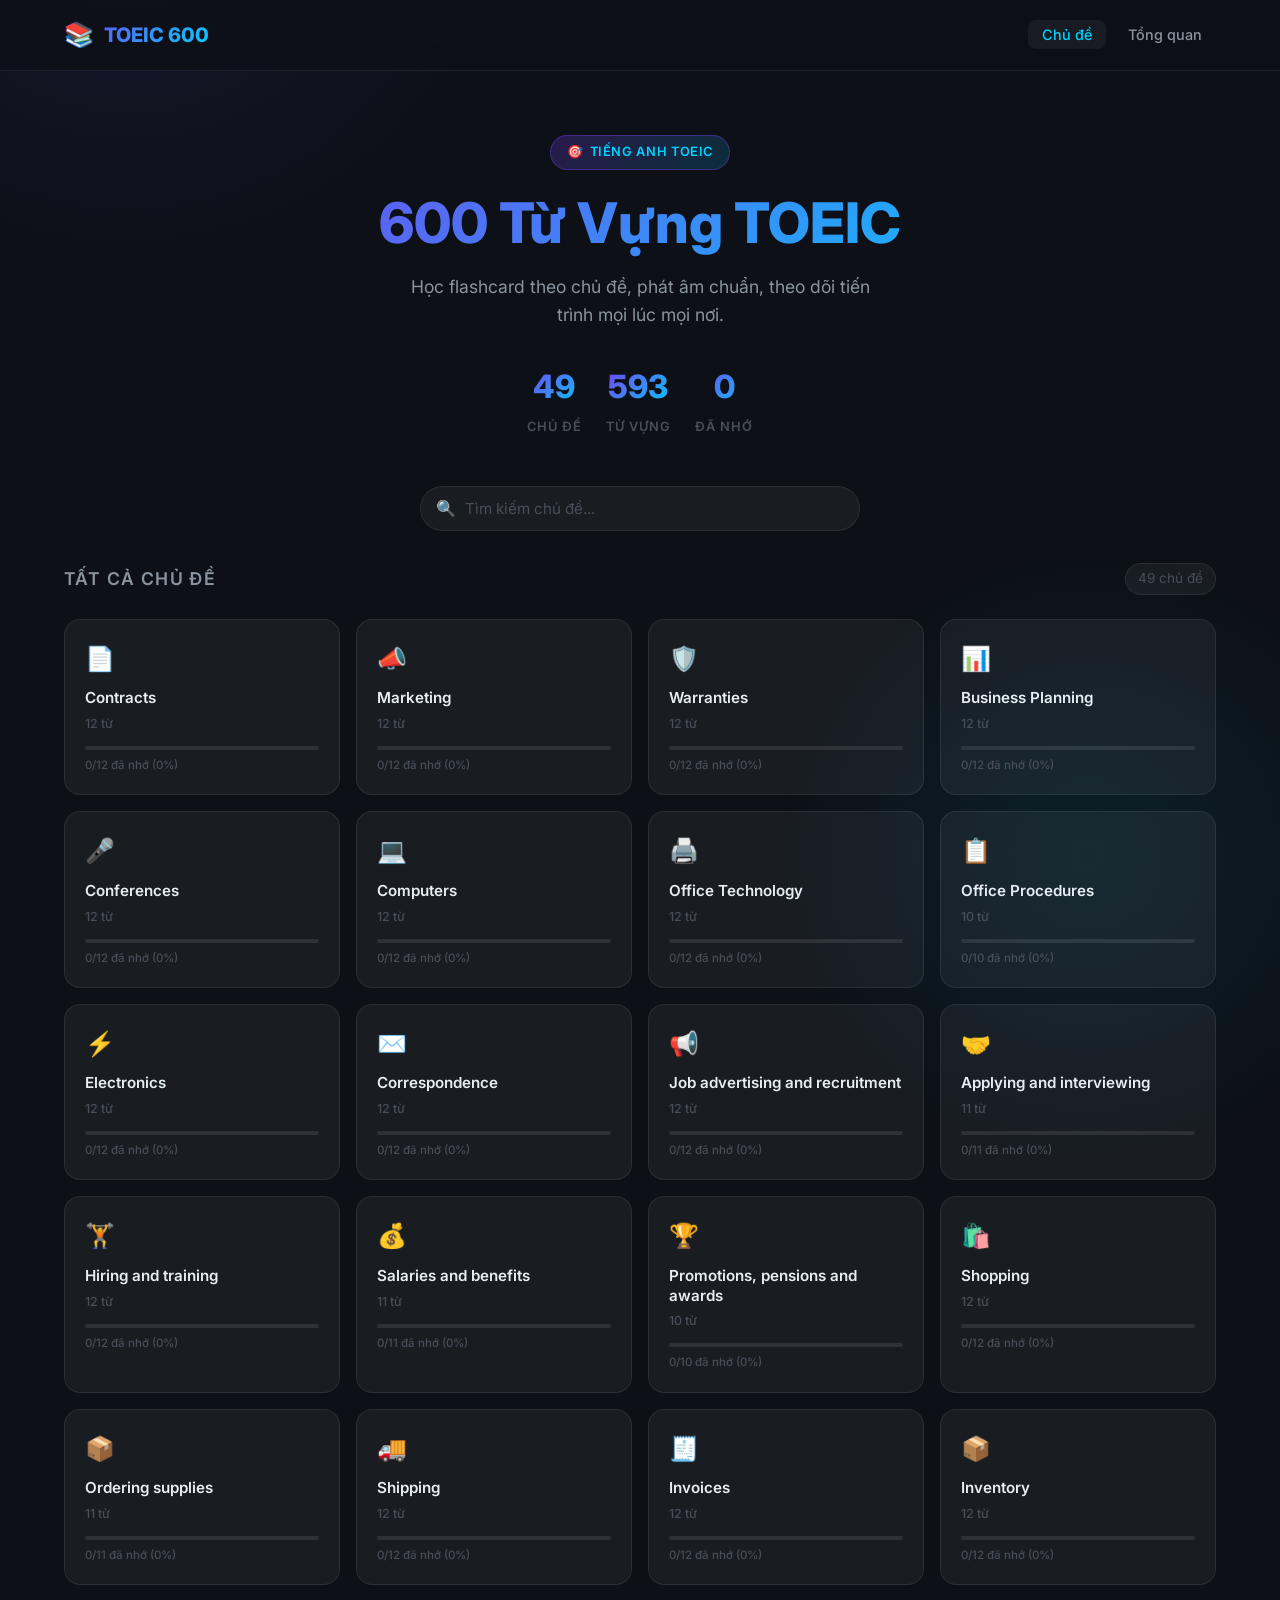
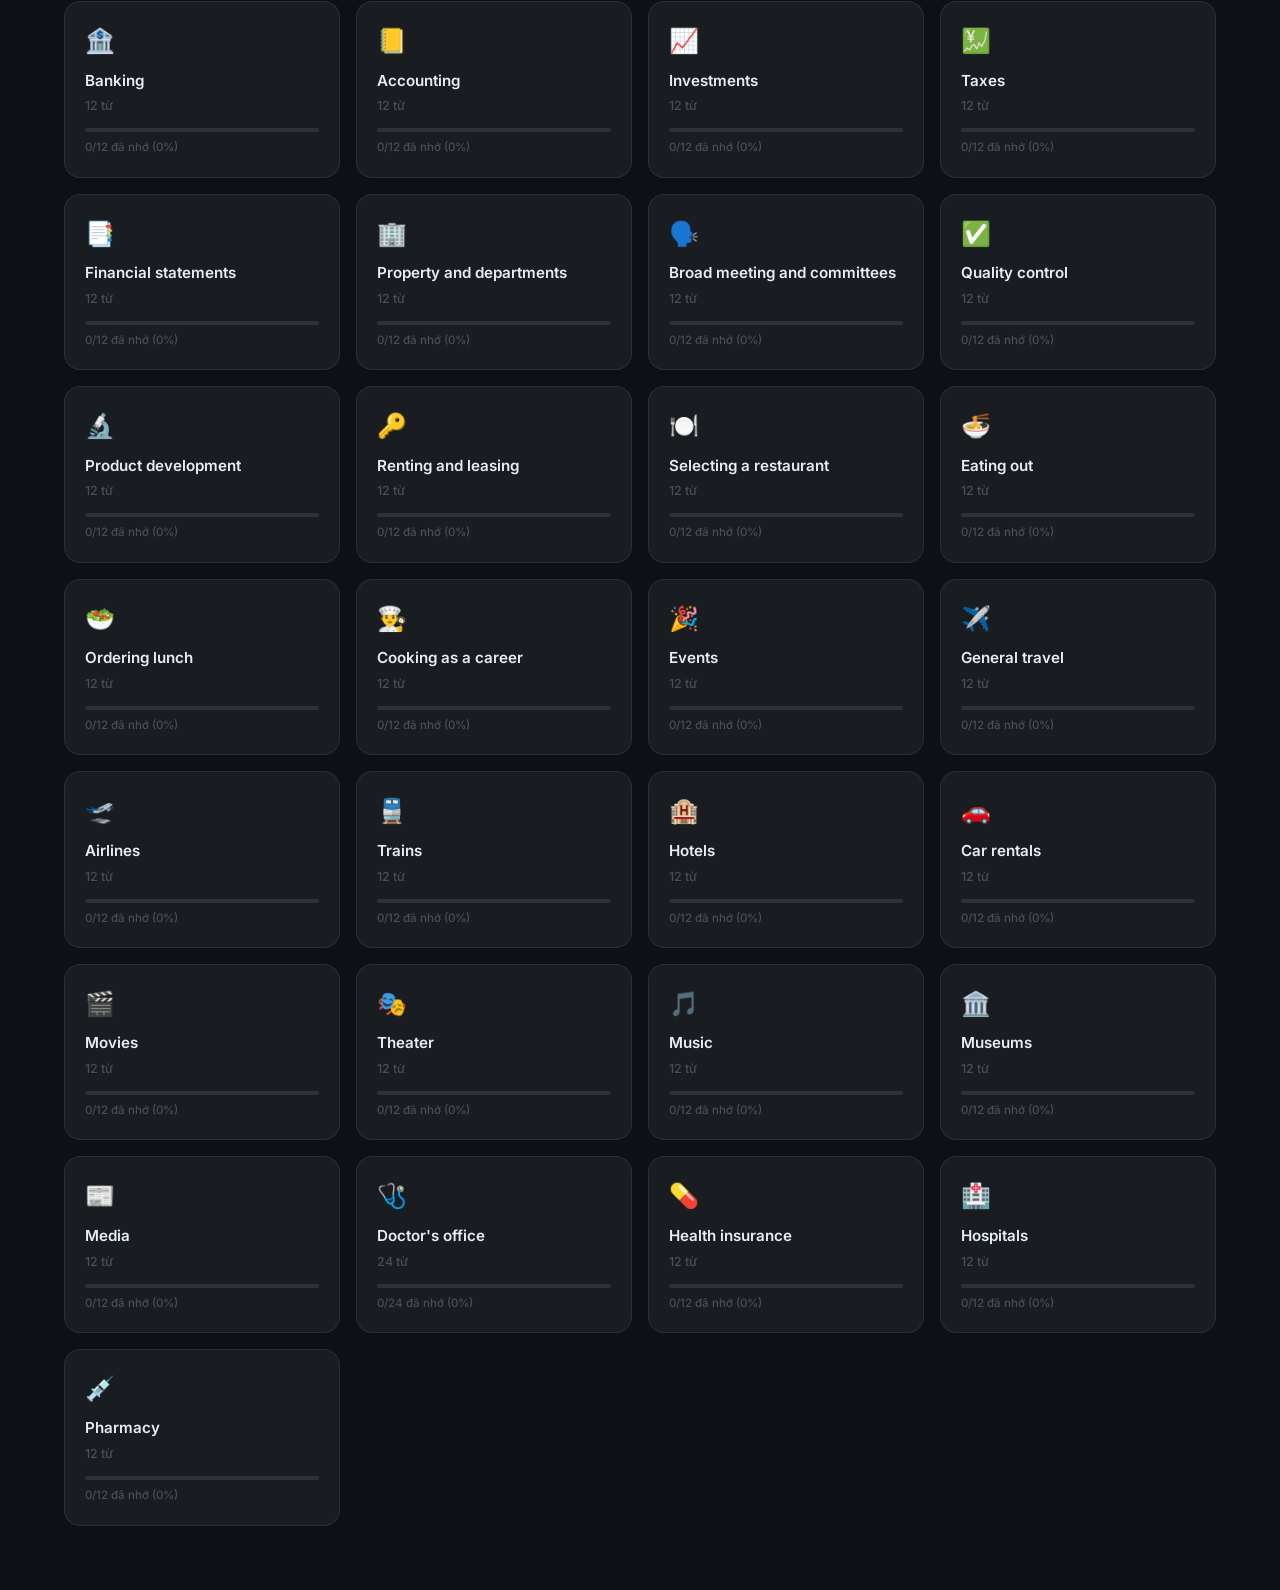
<file: index.html>
<!DOCTYPE html>
<html lang="vi">
<head>
  <meta charset="UTF-8" />
  <meta name="viewport" content="width=device-width, initial-scale=1.0" />
  <meta name="description" content="Học 600 từ vựng TOEIC qua 49 chủ đề với flashcard tương tác, phát âm chuẩn và theo dõi tiến trình cá nhân." />
  <meta name="theme-color" content="#0d1117" />
  <title>TOEIC 600 Flashcards — Học từ vựng hiệu quả</title>
  <link rel="icon" href="data:image/svg+xml,<svg xmlns='http://www.w3.org/2000/svg' viewBox='0 0 100 100'><text y='.9em' font-size='90'>📚</text></svg>" />
  <link rel="stylesheet" href="css/style.css" />
</head>
<body>

  <!-- ─── Navbar ──────────────────────────────── -->
  <nav class="navbar" role="navigation" aria-label="Main navigation">
    <div class="navbar-inner">
      <a href="index.html" class="logo" aria-label="TOEIC 600 Flashcards">
        <span class="logo-icon" aria-hidden="true">📚</span>
        TOEIC 600
      </a>
      <ul class="nav-links" role="list">
        <li><a href="index.html" class="active" aria-current="page">Chủ đề</a></li>
        <li><a href="overview.html">Tổng quan</a></li>
      </ul>
    </div>
  </nav>

  <!-- ─── Hero ────────────────────────────────── -->
  <main>
    <section class="hero" aria-labelledby="heroHeading">
      <div class="container">
        <div class="hero-badge" aria-label="Tiếng Anh TOEIC">
          <span aria-hidden="true">🎯</span> Tiếng Anh TOEIC
        </div>
        <h1 id="heroHeading">600 Từ Vựng TOEIC</h1>
        <p>Học flashcard theo chủ đề, phát âm chuẩn, theo dõi tiến trình mọi lúc mọi nơi.</p>
        <div class="hero-stats" role="group" aria-label="Thống kê tổng quan">
          <div class="stat-item">
            <span class="stat-number" id="statTopics">49</span>
            <span class="stat-label">Chủ đề</span>
          </div>
          <div class="stat-item">
            <span class="stat-number" id="statWords">593</span>
            <span class="stat-label">Từ vựng</span>
          </div>
          <div class="stat-item">
            <span class="stat-number" id="statRemembered">0</span>
            <span class="stat-label">Đã nhớ</span>
          </div>
        </div>
      </div>
    </section>

    <!-- ─── Topic Grid ──────────────────────── -->
    <section class="container" aria-labelledby="topicsHeading">
      <div class="search-wrap" role="search">
        <div class="search-input-wrap">
          <span class="search-icon" aria-hidden="true">🔍</span>
          <input
            type="search"
            id="searchInput"
            placeholder="Tìm kiếm chủ đề..."
            autocomplete="off"
            aria-label="Tìm kiếm chủ đề"
          />
        </div>
      </div>

      <div class="section-header">
        <h2 id="topicsHeading">Tất cả chủ đề</h2>
        <span class="section-count" id="topicCount">49 chủ đề</span>
      </div>

      <div
        class="topic-grid"
        id="topicGrid"
        role="list"
        aria-label="Danh sách chủ đề từ vựng"
      >
        <!-- Rendered by app.js -->
        <div class="no-results" style="grid-column:1/-1; padding: 40px; text-align:center; color: var(--text-muted);">
          Đang tải dữ liệu...
        </div>
      </div>
    </section>
  </main>

  <!-- ─── Toast ───────────────────────────────── -->
  <div id="toastContainer" class="toast-container" aria-live="polite" aria-atomic="true"></div>

  <script src="js/app.js"></script>
</body>
</html>
</file>
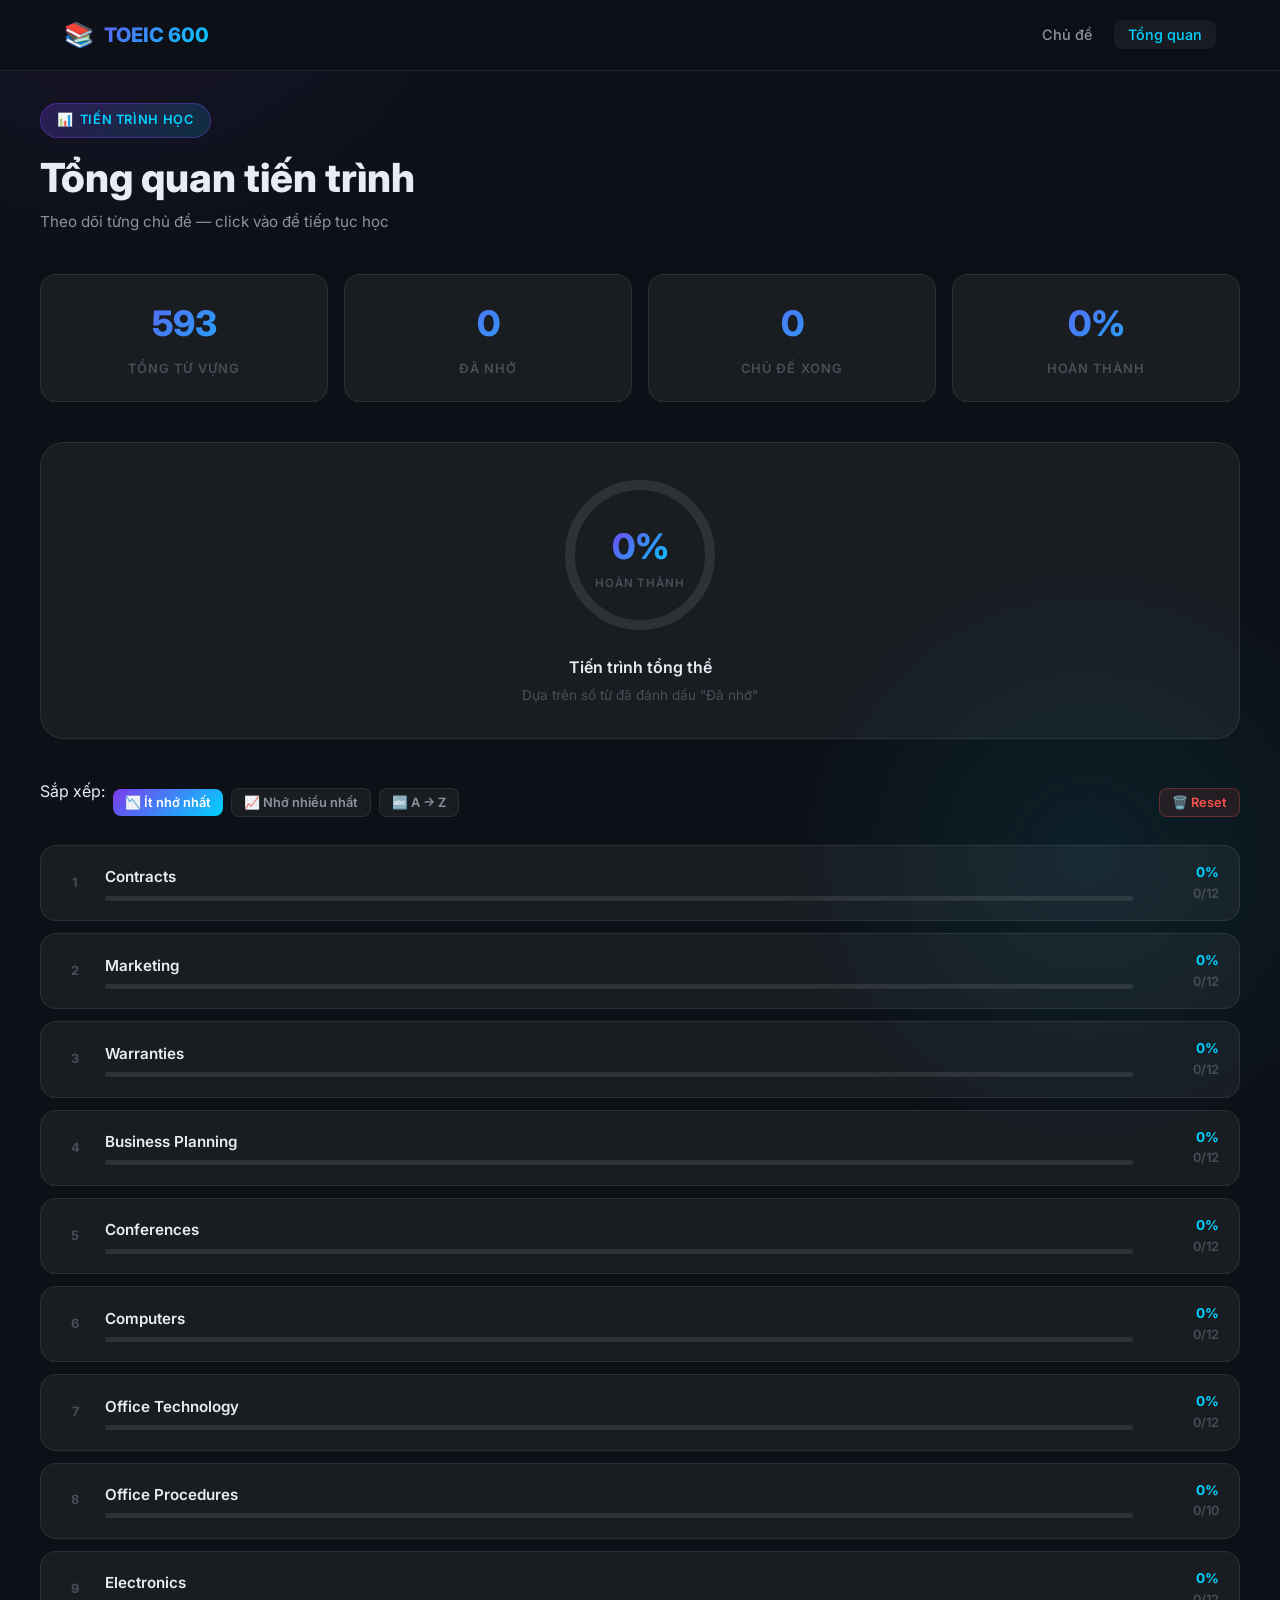
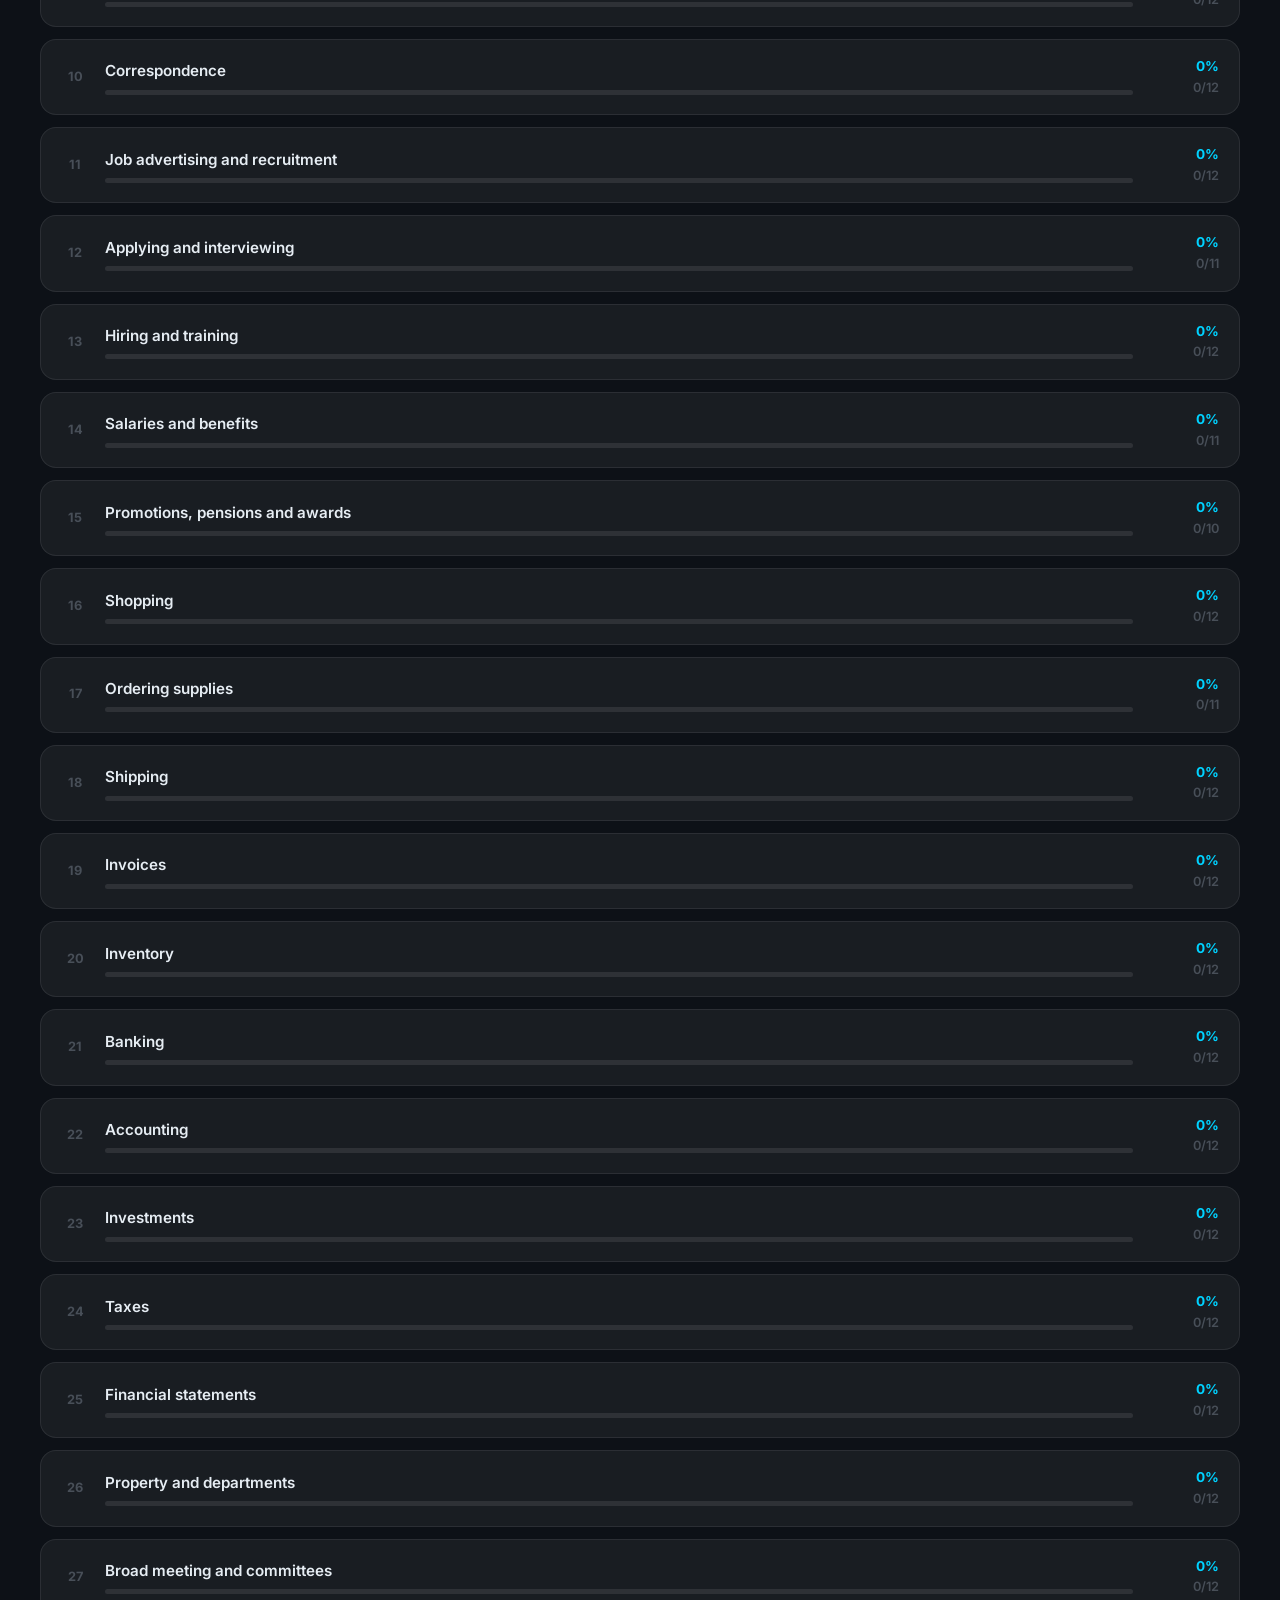
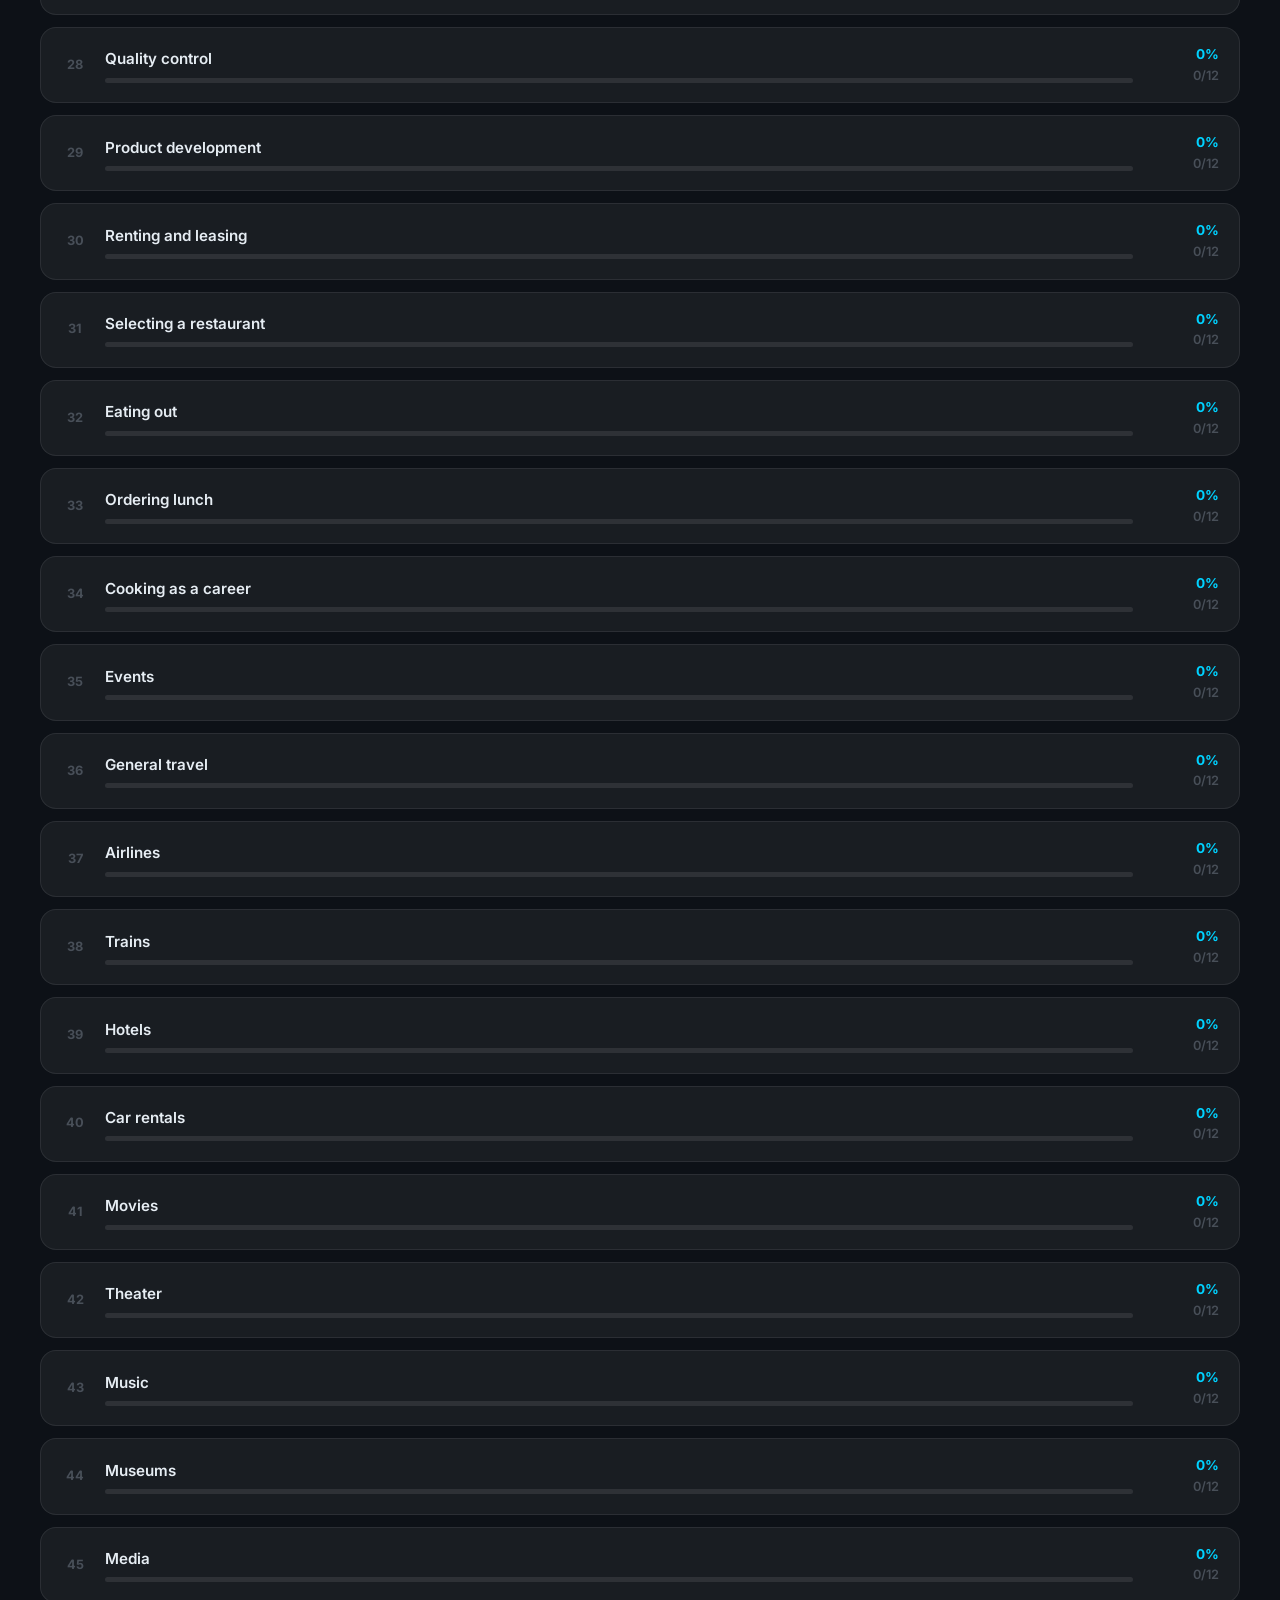
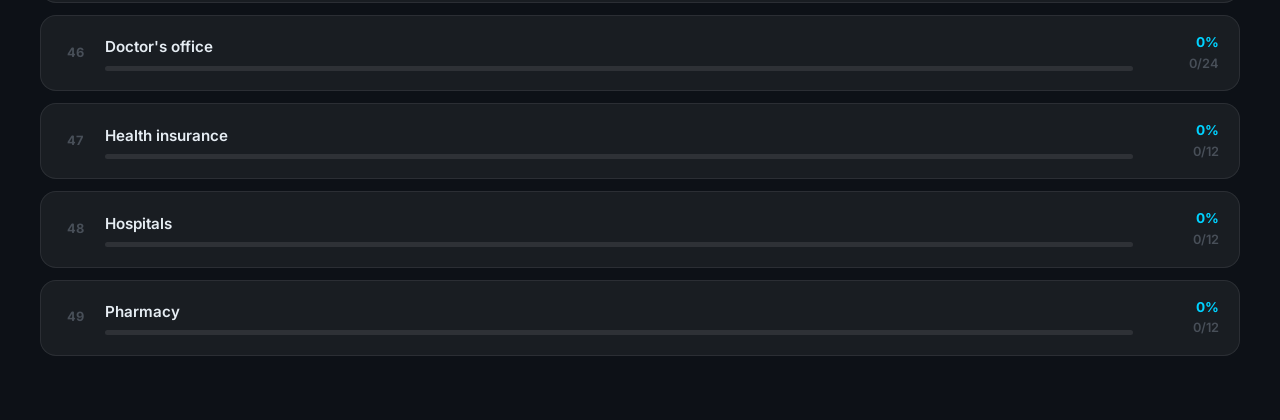
<file: overview.html>
<!DOCTYPE html>
<html lang="vi">
<head>
  <meta charset="UTF-8" />
  <meta name="viewport" content="width=device-width, initial-scale=1.0" />
  <meta name="description" content="Tổng quan tiến trình học từ vựng TOEIC — xem % đã nhớ của từng chủ đề." />
  <meta name="theme-color" content="#0d1117" />
  <title>Tổng quan tiến trình — TOEIC 600</title>
  <link rel="icon" href="data:image/svg+xml,<svg xmlns='http://www.w3.org/2000/svg' viewBox='0 0 100 100'><text y='.9em' font-size='90'>📊</text></svg>" />
  <link rel="stylesheet" href="css/style.css" />
</head>
<body>

  <!-- ─── Navbar ──────────────────────────────── -->
  <nav class="navbar" role="navigation" aria-label="Main navigation">
    <div class="navbar-inner">
      <a href="index.html" class="logo" aria-label="TOEIC 600 Flashcards">
        <span class="logo-icon" aria-hidden="true">📚</span>
        TOEIC 600
      </a>
      <ul class="nav-links" role="list">
        <li><a href="index.html">Chủ đề</a></li>
        <li><a href="overview.html" class="active" aria-current="page">Tổng quan</a></li>
      </ul>
    </div>
  </nav>

  <!-- ─── Overview Layout ──────────────────────── -->
  <main class="container overview-layout">

    <!-- Page header -->
    <section class="overview-hero" aria-labelledby="overviewHeading">
      <div class="hero-badge" style="margin-bottom:16px;">
        <span aria-hidden="true">📊</span> Tiến trình học
      </div>
      <h1 id="overviewHeading" style="font-size:clamp(1.6rem,4vw,2.5rem); font-weight:800; margin-bottom:8px;">
        Tổng quan tiến trình
      </h1>
      <p style="color:var(--text-secondary); font-size:0.95rem;">
        Theo dõi từng chủ đề — click vào để tiếp tục học
      </p>
    </section>

    <!-- Stats cards -->
    <section class="stats-grid" aria-label="Thống kê tổng hợp">
      <div class="stat-card">
        <span class="stat-value" id="statTotalWords">—</span>
        <span class="stat-label">Tổng từ vựng</span>
      </div>
      <div class="stat-card">
        <span class="stat-value" id="statTotalRemembered">—</span>
        <span class="stat-label">Đã nhớ</span>
      </div>
      <div class="stat-card">
        <span class="stat-value" id="statCompletedTopics">—</span>
        <span class="stat-label">Chủ đề xong</span>
      </div>
      <div class="stat-card">
        <span class="stat-value" id="statOverallPct">—</span>
        <span class="stat-label">Hoàn thành</span>
      </div>
    </section>

    <!-- Progress ring -->
    <section class="overall-progress-wrap" aria-label="Vòng tròn tiến trình tổng thể">
      <div class="progress-ring-container" role="img" aria-label="Tiến trình tổng thể">
        <svg class="progress-ring-svg" viewBox="0 0 160 160" aria-hidden="true">
          <defs>
            <linearGradient id="ringGradient" x1="0%" y1="0%" x2="100%" y2="100%">
              <stop offset="0%" style="stop-color:#7c3aed"/>
              <stop offset="100%" style="stop-color:#00d2ff"/>
            </linearGradient>
          </defs>
          <circle class="progress-ring-bg" cx="80" cy="80" r="70"/>
          <circle class="progress-ring-fill" id="ringFill" cx="80" cy="80" r="70"/>
        </svg>
        <div class="progress-ring-text">
          <span class="progress-ring-pct" id="ringPct">0%</span>
          <span class="progress-ring-label">Hoàn thành</span>
        </div>
      </div>
      <div style="text-align:center;">
        <p style="font-size:1rem; font-weight:600; color:var(--text-primary); margin-bottom:4px;">
          Tiến trình tổng thể
        </p>
        <p style="font-size:0.85rem; color:var(--text-muted);">
          Dựa trên số từ đã đánh dấu "Đã nhớ"
        </p>
      </div>
    </section>

    <!-- Sort controls + Reset -->
    <div class="overview-controls" role="group" aria-label="Sắp xếp và tùy chọn">
      <span class="overview-controls label">Sắp xếp:</span>
      <button class="btn btn-ghost btn-sm" data-sort="least" aria-pressed="true">
        📉 Ít nhớ nhất
      </button>
      <button class="btn btn-ghost btn-sm" data-sort="most" aria-pressed="false">
        📈 Nhớ nhiều nhất
      </button>
      <button class="btn btn-ghost btn-sm" data-sort="alpha" aria-pressed="false">
        🔤 A → Z
      </button>
      <div style="flex:1"></div>
      <button class="btn btn-ghost btn-sm btn-danger" id="btnReset" aria-label="Xóa toàn bộ tiến trình">
        🗑️ Reset
      </button>
    </div>

    <!-- Topic list -->
    <section id="overviewList" class="overview-list" aria-label="Danh sách chủ đề và tiến trình">
      <div class="empty-state">
        <div class="empty-icon" aria-hidden="true">⏳</div>
        <p>Đang tải...</p>
      </div>
    </section>

  </main>

  <!-- ─── Toast ───────────────────────────────── -->
  <div id="toastContainer" class="toast-container" aria-live="polite" aria-atomic="true"></div>

  <script src="js/overview.js"></script>
</body>
</html>
</file>
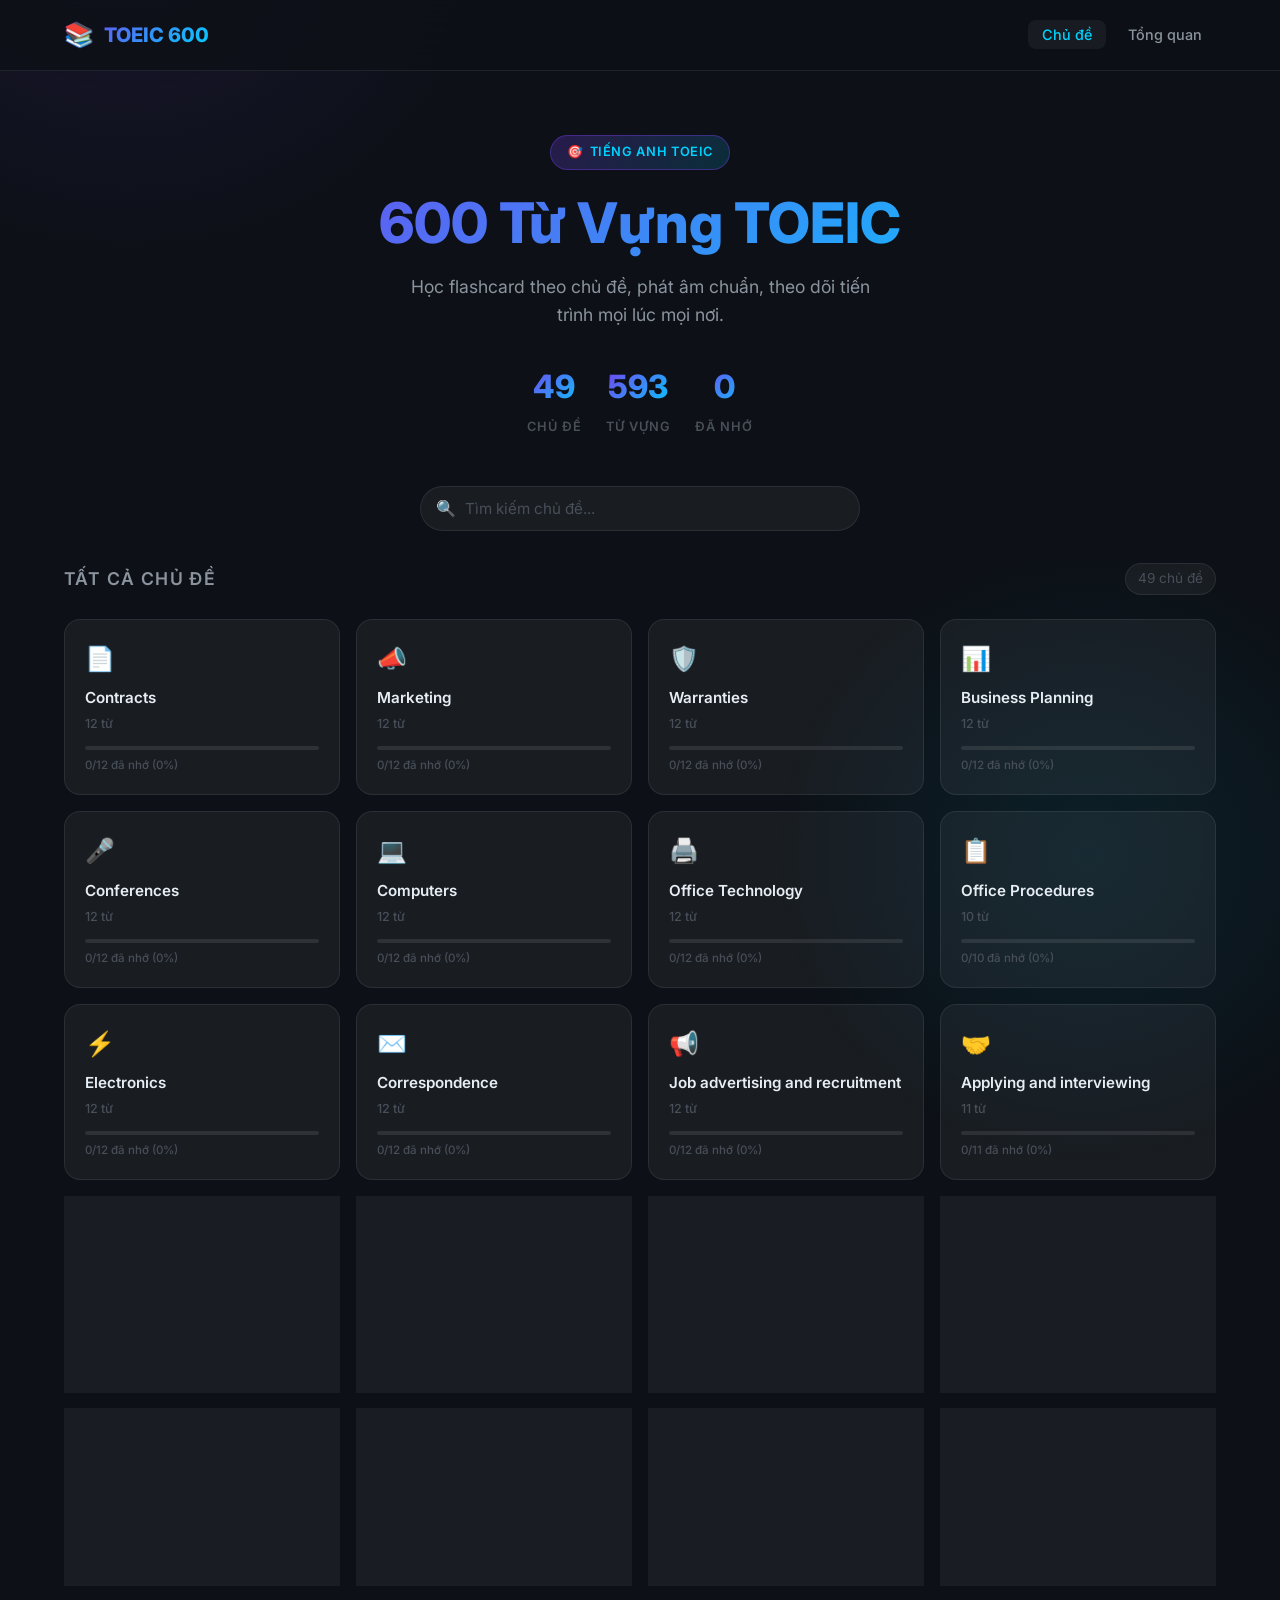
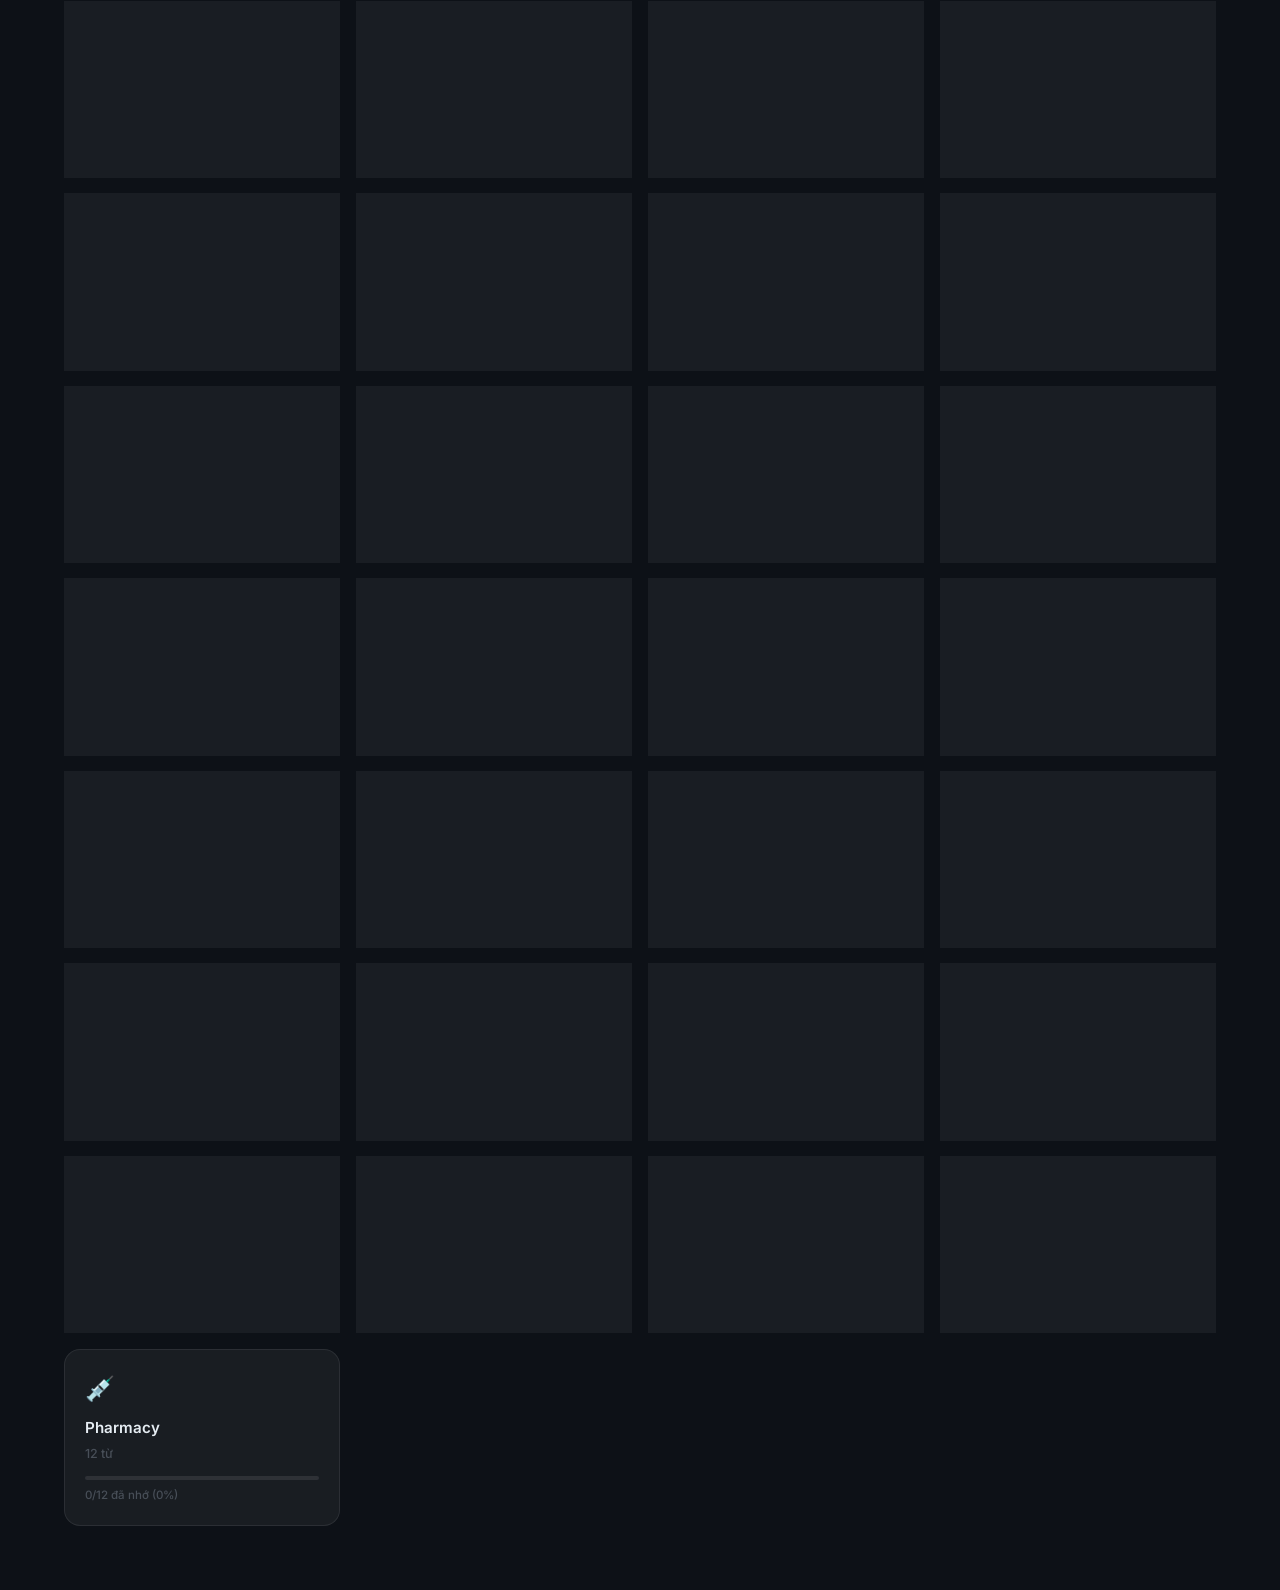
<file: study.html>
<!DOCTYPE html>
<html lang="vi">
<head>
  <meta charset="UTF-8" />
  <meta name="viewport" content="width=device-width, initial-scale=1.0" />
  <meta name="description" content="Học flashcard từ vựng TOEIC theo chủ đề với phát âm chuẩn và ghi nhớ tiến trình." />
  <meta name="theme-color" content="#0d1117" />
  <title>Học flashcard — TOEIC 600</title>
  <link rel="icon" href="data:image/svg+xml,<svg xmlns='http://www.w3.org/2000/svg' viewBox='0 0 100 100'><text y='.9em' font-size='90'>🃏</text></svg>" />
  <link rel="stylesheet" href="css/style.css" />
</head>
<body>

  <!-- ─── Navbar ──────────────────────────────── -->
  <nav class="navbar" role="navigation" aria-label="Main navigation">
    <div class="navbar-inner">
      <a href="index.html" class="logo" aria-label="Về trang chủ">
        <span class="logo-icon" aria-hidden="true">📚</span>
        TOEIC 600
      </a>
      <ul class="nav-links" role="list">
        <li><a href="index.html">Chủ đề</a></li>
        <li><a href="overview.html">Tổng quan</a></li>
      </ul>
    </div>
  </nav>

  <!-- ─── Study Layout ─────────────────────────── -->
  <main class="container study-layout">

    <!-- Header -->
    <div class="study-header">
      <a href="index.html" class="btn-back" id="btnBack" aria-label="Quay lại trang chủ">
        ← Quay lại
      </a>
      <h1 class="study-topic-name" id="topicName">Đang tải...</h1>
    </div>

    <!-- Progress bar -->
    <section class="progress-section" aria-label="Tiến trình học">
      <div class="progress-info">
        <span class="progress-text" id="progressText">0 / 0 đã nhớ</span>
        <span class="progress-pct" id="progressPct">0%</span>
      </div>
      <div class="progress-bar-wrap" role="progressbar" aria-label="Tiến trình"
           aria-valuemin="0" aria-valuemax="100">
        <div class="progress-bar-fill" id="progressFill" style="width: 0%"></div>
      </div>
    </section>

    <!-- Flashcard area -->
    <div class="flashcard-area">

      <!-- Counter -->
      <div style="font-size:0.85rem; color:var(--text-muted); font-weight:600;" id="cardCounter">
        1 / 12
      </div>

      <!-- The flashcard -->
      <div class="flashcard-wrap" id="flashcardWrap" aria-label="Nhấn để lật thẻ">
        <div class="flashcard" id="flashcard" role="button" tabindex="0"
             aria-label="Flashcard — nhấn Space hoặc click để lật">

          <!-- Front: English word -->
          <div class="card-face card-front">
            <button class="btn-speak" id="btnSpeak"
                    aria-label="Phát âm từ"
                    title="Phát âm (Enter)">
              🔊
            </button>
            <div class="card-hint">Từ tiếng Anh</div>
            <div class="card-word" id="cardWord">—</div>
            <span class="card-type-badge" id="cardType">n.</span>
            <div style="margin-top:16px; font-size:0.75rem; color:var(--text-muted);">
              Nhấn Space hoặc click để xem nghĩa
            </div>
          </div>

          <!-- Back: Vietnamese meaning -->
          <div class="card-face card-back">
            <div class="card-hint">Nghĩa tiếng Việt</div>
            <div class="card-meaning" id="cardMeaning">—</div>
            <div class="card-word-back" id="cardWordBack"></div>
          </div>

        </div>
      </div>

      <!-- Card dot strip -->
      <div class="card-strip" id="cardStrip" role="group" aria-label="Điều hướng thẻ"></div>

      <!-- Navigation controls -->
      <div class="card-controls" role="group" aria-label="Điều hướng">
        <button class="btn btn-ghost" id="btnPrev" disabled aria-label="Thẻ trước (←)">
          ← Trước
        </button>

        <button class="btn btn-remembered" id="btnRemembered" aria-label="Đánh dấu đã nhớ (phím 1)">
          ✅ Đã nhớ
        </button>

        <button class="btn btn-not-remembered" id="btnNotRemembered" aria-label="Đánh dấu chưa nhớ (phím 2)">
          📝 Chưa nhớ
        </button>

        <button class="btn btn-ghost" id="btnNext" aria-label="Thẻ tiếp (→)">
          Tiếp →
        </button>
      </div>

      <!-- Keyboard shortcuts hint -->
      <div class="shortcuts-bar" aria-label="Phím tắt">
        <span class="shortcut-item">
          <kbd>←</kbd><kbd>→</kbd> Chuyển thẻ
        </span>
        <span class="shortcut-item">
          <kbd>Space</kbd> Lật thẻ
        </span>
        <span class="shortcut-item">
          <kbd>Enter</kbd> Phát âm
        </span>
        <span class="shortcut-item">
          <kbd>1</kbd> Đã nhớ &nbsp;
          <kbd>2</kbd> Chưa nhớ
        </span>
      </div>

    </div><!-- /flashcard-area -->

  </main>

  <!-- ─── Toast ───────────────────────────────── -->
  <div id="toastContainer" class="toast-container" aria-live="polite" aria-atomic="true"></div>

  <script src="js/study.js"></script>
</body>
</html>
</file>
<file: css/style.css>
/* ===================================================
   TOEIC 600 Flashcards — Design System
   Dark Mode + Glassmorphism + Purple-Blue Gradient
=================================================== */

@import url('https://fonts.googleapis.com/css2?family=Inter:wght@300;400;500;600;700;800&display=swap');

/* ─── CSS Variables ─────────────────────────────── */
:root {
  --bg-primary: #0d1117;
  --bg-secondary: #161b22;
  --bg-card: rgba(22, 27, 34, 0.8);
  --bg-glass: rgba(255, 255, 255, 0.05);
  --bg-glass-hover: rgba(255, 255, 255, 0.09);

  --accent-1: #7c3aed;
  --accent-2: #00d2ff;
  --accent-gradient: linear-gradient(135deg, #7c3aed, #00d2ff);
  --accent-gradient-soft: linear-gradient(135deg, rgba(124,58,237,0.25), rgba(0,210,255,0.15));

  --text-primary: #e6edf3;
  --text-secondary: #8b949e;
  --text-muted: #484f58;

  --border-color: rgba(255, 255, 255, 0.08);
  --border-accent: rgba(124, 58, 237, 0.4);

  --shadow-card: 0 8px 32px rgba(0, 0, 0, 0.4);
  --shadow-glow: 0 0 40px rgba(124, 58, 237, 0.2);

  --radius-sm: 8px;
  --radius-md: 16px;
  --radius-lg: 24px;
  --radius-xl: 32px;

  --transition: 0.25s cubic-bezier(0.4, 0, 0.2, 1);
  --transition-slow: 0.5s cubic-bezier(0.4, 0, 0.2, 1);
}

/* ─── Reset & Base ──────────────────────────────── */
*, *::before, *::after {
  box-sizing: border-box;
  margin: 0;
  padding: 0;
}

html {
  scroll-behavior: smooth;
  font-size: 16px;
}

body {
  font-family: 'Inter', -apple-system, BlinkMacSystemFont, sans-serif;
  background-color: var(--bg-primary);
  color: var(--text-primary);
  line-height: 1.6;
  min-height: 100vh;
  overflow-x: hidden;
}

/* Background animated gradient orbs */
body::before {
  content: '';
  position: fixed;
  top: -50%;
  left: -20%;
  width: 60%;
  height: 80%;
  background: radial-gradient(ellipse, rgba(124,58,237,0.12) 0%, transparent 70%);
  pointer-events: none;
  z-index: 0;
  animation: floatOrb 12s ease-in-out infinite alternate;
}

body::after {
  content: '';
  position: fixed;
  bottom: -30%;
  right: -10%;
  width: 50%;
  height: 70%;
  background: radial-gradient(ellipse, rgba(0,210,255,0.08) 0%, transparent 70%);
  pointer-events: none;
  z-index: 0;
  animation: floatOrb 15s ease-in-out infinite alternate-reverse;
}

@keyframes floatOrb {
  from { transform: translate(0, 0) scale(1); }
  to   { transform: translate(30px, -20px) scale(1.05); }
}

/* ─── Typography ────────────────────────────────── */
h1, h2, h3, h4 {
  font-weight: 700;
  line-height: 1.2;
}

a {
  color: var(--accent-2);
  text-decoration: none;
  transition: opacity var(--transition);
}

a:hover { opacity: 0.8; }

/* ─── Layout ────────────────────────────────────── */
.container {
  max-width: 1200px;
  margin: 0 auto;
  padding: 0 24px;
  position: relative;
  z-index: 1;
}

/* ─── Header / Navbar ───────────────────────────── */
.navbar {
  position: sticky;
  top: 0;
  z-index: 100;
  background: rgba(13, 17, 23, 0.85);
  backdrop-filter: blur(20px);
  -webkit-backdrop-filter: blur(20px);
  border-bottom: 1px solid var(--border-color);
}

.navbar-inner {
  display: flex;
  align-items: center;
  justify-content: space-between;
  padding: 16px 24px;
  max-width: 1200px;
  margin: 0 auto;
}

.logo {
  display: flex;
  align-items: center;
  gap: 10px;
  font-size: 1.25rem;
  font-weight: 800;
  background: var(--accent-gradient);
  -webkit-background-clip: text;
  -webkit-text-fill-color: transparent;
  background-clip: text;
}

.logo-icon {
  font-size: 1.5rem;
  -webkit-text-fill-color: initial;
}

.nav-links {
  display: flex;
  align-items: center;
  gap: 8px;
  list-style: none;
}

.nav-links a {
  color: var(--text-secondary);
  font-size: 0.9rem;
  font-weight: 500;
  padding: 6px 14px;
  border-radius: var(--radius-sm);
  transition: all var(--transition);
  -webkit-text-fill-color: initial;
}

.nav-links a:hover,
.nav-links a.active {
  color: var(--text-primary);
  background: var(--bg-glass);
}

.nav-links a.active {
  color: var(--accent-2);
}

/* ─── Hero Section ──────────────────────────────── */
.hero {
  padding: 64px 0 48px;
  text-align: center;
}

.hero-badge {
  display: inline-flex;
  align-items: center;
  gap: 6px;
  background: var(--accent-gradient-soft);
  border: 1px solid var(--border-accent);
  border-radius: 100px;
  padding: 6px 16px;
  font-size: 0.8rem;
  font-weight: 600;
  color: var(--accent-2);
  margin-bottom: 20px;
  letter-spacing: 0.05em;
  text-transform: uppercase;
}

.hero h1 {
  font-size: clamp(2rem, 5vw, 3.5rem);
  font-weight: 800;
  margin-bottom: 16px;
  background: var(--accent-gradient);
  -webkit-background-clip: text;
  -webkit-text-fill-color: transparent;
  background-clip: text;
}

.hero p {
  font-size: 1.1rem;
  color: var(--text-secondary);
  max-width: 480px;
  margin: 0 auto 32px;
}

.hero-stats {
  display: flex;
  gap: 24px;
  justify-content: center;
  flex-wrap: wrap;
}

.stat-item {
  text-align: center;
}

.stat-number {
  font-size: 2rem;
  font-weight: 800;
  background: var(--accent-gradient);
  -webkit-background-clip: text;
  -webkit-text-fill-color: transparent;
  background-clip: text;
  display: block;
}

.stat-label {
  font-size: 0.8rem;
  color: var(--text-muted);
  text-transform: uppercase;
  letter-spacing: 0.08em;
  font-weight: 600;
}

/* ─── Search Bar ────────────────────────────────── */
.search-wrap {
  margin-bottom: 32px;
}

.search-input-wrap {
  position: relative;
  max-width: 440px;
  margin: 0 auto;
}

.search-icon {
  position: absolute;
  left: 16px;
  top: 50%;
  transform: translateY(-50%);
  color: var(--text-muted);
  font-size: 1rem;
  pointer-events: none;
}

#searchInput {
  width: 100%;
  background: var(--bg-glass);
  border: 1px solid var(--border-color);
  border-radius: 100px;
  padding: 12px 20px 12px 44px;
  color: var(--text-primary);
  font-family: inherit;
  font-size: 0.95rem;
  outline: none;
  transition: all var(--transition);
}

#searchInput::placeholder { color: var(--text-muted); }
#searchInput:focus {
  border-color: var(--accent-1);
  background: var(--bg-glass-hover);
  box-shadow: 0 0 0 3px rgba(124,58,237,0.15);
}

/* ─── Section Header ─────────────────────────────── */
.section-header {
  display: flex;
  align-items: center;
  justify-content: space-between;
  margin-bottom: 24px;
  gap: 12px;
  flex-wrap: wrap;
}

.section-header h2 {
  font-size: 1.1rem;
  font-weight: 600;
  color: var(--text-secondary);
  text-transform: uppercase;
  letter-spacing: 0.08em;
}

.section-count {
  font-size: 0.85rem;
  color: var(--text-muted);
  background: var(--bg-glass);
  padding: 4px 12px;
  border-radius: 100px;
  border: 1px solid var(--border-color);
}

/* ─── Topic Grid ────────────────────────────────── */
.topic-grid {
  display: grid;
  grid-template-columns: repeat(auto-fill, minmax(240px, 1fr));
  gap: 16px;
  padding-bottom: 64px;
}

.topic-card {
  background: var(--bg-glass);
  border: 1px solid var(--border-color);
  border-radius: var(--radius-md);
  padding: 20px;
  cursor: pointer;
  transition: all var(--transition);
  position: relative;
  overflow: hidden;
  text-decoration: none;
  display: block;
}

.topic-card::before {
  content: '';
  position: absolute;
  inset: 0;
  background: var(--accent-gradient);
  opacity: 0;
  transition: opacity var(--transition);
  border-radius: inherit;
}

.topic-card:hover {
  border-color: var(--border-accent);
  transform: translateY(-4px);
  box-shadow: var(--shadow-card), var(--shadow-glow);
}

.topic-card:hover::before { opacity: 0.05; }

.topic-card-inner {
  position: relative;
  z-index: 1;
}

.topic-icon {
  font-size: 1.5rem;
  margin-bottom: 10px;
  display: block;
}

.topic-name {
  font-size: 0.95rem;
  font-weight: 600;
  color: var(--text-primary);
  margin-bottom: 6px;
  line-height: 1.3;
}

.topic-meta {
  font-size: 0.78rem;
  color: var(--text-muted);
  margin-bottom: 12px;
  font-weight: 500;
}

/* Mini progress bar on topic card */
.topic-progress-bar-wrap {
  height: 4px;
  background: var(--bg-glass-hover);
  border-radius: 100px;
  overflow: hidden;
  margin-bottom: 6px;
}

.topic-progress-bar-fill {
  height: 100%;
  background: var(--accent-gradient);
  border-radius: 100px;
  transition: width 0.6s ease;
}

.topic-progress-text {
  font-size: 0.72rem;
  color: var(--text-muted);
  font-weight: 500;
}

/* Fully completed card */
.topic-card.completed {
  border-color: rgba(0, 210, 255, 0.3);
}

.topic-card.completed .topic-name { color: var(--accent-2); }

/* ─── Flashcard Page ─────────────────────────────── */
.study-layout {
  padding: 32px 0 64px;
}

.study-header {
  display: flex;
  align-items: center;
  gap: 16px;
  margin-bottom: 32px;
  flex-wrap: wrap;
}

.btn-back {
  display: inline-flex;
  align-items: center;
  gap: 6px;
  background: var(--bg-glass);
  border: 1px solid var(--border-color);
  color: var(--text-secondary);
  padding: 8px 16px;
  border-radius: var(--radius-sm);
  font-size: 0.85rem;
  font-weight: 500;
  cursor: pointer;
  transition: all var(--transition);
  font-family: inherit;
  text-decoration: none;
}

.btn-back:hover {
  color: var(--text-primary);
  border-color: var(--border-accent);
  background: var(--bg-glass-hover);
}

.study-topic-name {
  font-size: 1.4rem;
  font-weight: 700;
  flex: 1;
}

/* Progress bar */
.progress-section {
  margin-bottom: 32px;
}

.progress-info {
  display: flex;
  justify-content: space-between;
  align-items: center;
  margin-bottom: 8px;
}

.progress-text {
  font-size: 0.85rem;
  color: var(--text-secondary);
  font-weight: 500;
}

.progress-pct {
  font-size: 0.85rem;
  color: var(--accent-2);
  font-weight: 600;
}

.progress-bar-wrap {
  height: 6px;
  background: var(--bg-glass-hover);
  border-radius: 100px;
  overflow: hidden;
}

.progress-bar-fill {
  height: 100%;
  background: var(--accent-gradient);
  border-radius: 100px;
  transition: width 0.5s ease;
}

/* ─── Flashcard 3D Flip ──────────────────────────── */
.flashcard-area {
  display: flex;
  flex-direction: column;
  align-items: center;
  gap: 24px;
}

.flashcard-wrap {
  width: 100%;
  max-width: 560px;
  height: 320px;
  perspective: 1200px;
  cursor: pointer;
}

.flashcard {
  width: 100%;
  height: 100%;
  position: relative;
  transform-style: preserve-3d;
  transition: transform 0.55s cubic-bezier(0.4, 0, 0.2, 1);
}

.flashcard.flipped {
  transform: rotateY(180deg);
}

.card-face {
  position: absolute;
  inset: 0;
  backface-visibility: hidden;
  -webkit-backface-visibility: hidden;
  border-radius: var(--radius-lg);
  display: flex;
  flex-direction: column;
  align-items: center;
  justify-content: center;
  padding: 32px;
  text-align: center;
  border: 1px solid var(--border-color);
}

.card-front {
  background: linear-gradient(135deg, rgba(22,27,34,0.95), rgba(28,36,54,0.95));
  border-color: var(--border-accent);
}

.card-back {
  background: linear-gradient(135deg, rgba(28,36,54,0.95), rgba(22,27,34,0.95));
  transform: rotateY(180deg);
  border-color: rgba(0, 210, 255, 0.3);
}

.card-hint {
  font-size: 0.72rem;
  color: var(--text-muted);
  text-transform: uppercase;
  letter-spacing: 0.1em;
  margin-bottom: 16px;
  font-weight: 600;
}

.card-word {
  font-size: clamp(1.8rem, 5vw, 2.8rem);
  font-weight: 800;
  background: var(--accent-gradient);
  -webkit-background-clip: text;
  -webkit-text-fill-color: transparent;
  background-clip: text;
  margin-bottom: 12px;
  line-height: 1.15;
}

.card-type-badge {
  display: inline-block;
  background: rgba(124,58,237,0.2);
  border: 1px solid rgba(124,58,237,0.4);
  color: #a78bfa;
  font-size: 0.75rem;
  font-weight: 600;
  padding: 4px 12px;
  border-radius: 100px;
  letter-spacing: 0.05em;
}

.card-meaning {
  font-size: clamp(1.4rem, 4vw, 2rem);
  font-weight: 700;
  color: var(--accent-2);
  margin-bottom: 8px;
}

.card-word-back {
  font-size: 0.9rem;
  color: var(--text-muted);
  font-style: italic;
}

/* Speak button on card */
.btn-speak {
  position: absolute;
  top: 16px;
  right: 16px;
  background: var(--bg-glass);
  border: 1px solid var(--border-color);
  color: var(--text-secondary);
  width: 36px;
  height: 36px;
  border-radius: 50%;
  display: flex;
  align-items: center;
  justify-content: center;
  cursor: pointer;
  transition: all var(--transition);
  font-size: 0.9rem;
  font-family: inherit;
}

.btn-speak:hover {
  color: var(--accent-2);
  border-color: rgba(0,210,255,0.4);
  background: rgba(0,210,255,0.1);
}

.btn-speak.speaking {
  color: var(--accent-2);
  border-color: rgba(0,210,255,0.5);
  background: rgba(0,210,255,0.15);
  animation: pulse 1s ease-in-out infinite;
}

@keyframes pulse {
  0%, 100% { box-shadow: 0 0 0 0 rgba(0,210,255,0.3); }
  50% { box-shadow: 0 0 0 8px rgba(0,210,255,0); }
}

/* Flip hint */
.flip-hint {
  font-size: 0.75rem;
  color: var(--text-muted);
  display: flex;
  align-items: center;
  gap: 6px;
}

/* ─── Navigation Controls ────────────────────────── */
.card-controls {
  display: flex;
  align-items: center;
  gap: 12px;
  flex-wrap: wrap;
  justify-content: center;
}

.btn {
  display: inline-flex;
  align-items: center;
  gap: 6px;
  padding: 10px 20px;
  border-radius: var(--radius-sm);
  font-family: inherit;
  font-size: 0.9rem;
  font-weight: 600;
  cursor: pointer;
  border: 1px solid transparent;
  transition: all var(--transition);
  outline: none;
  white-space: nowrap;
}

.btn-ghost {
  background: var(--bg-glass);
  border-color: var(--border-color);
  color: var(--text-secondary);
}

.btn-ghost:hover {
  background: var(--bg-glass-hover);
  color: var(--text-primary);
  border-color: var(--border-accent);
}

.btn-ghost:disabled {
  opacity: 0.35;
  cursor: not-allowed;
}

.btn-remembered {
  background: rgba(0, 210, 100, 0.12);
  border-color: rgba(0, 210, 100, 0.3);
  color: #3dd68c;
}

.btn-remembered:hover {
  background: rgba(0, 210, 100, 0.22);
  border-color: rgba(0, 210, 100, 0.5);
  transform: translateY(-1px);
}

.btn-remembered.active {
  background: rgba(0, 210, 100, 0.25);
  border-color: rgba(0, 210, 100, 0.6);
  box-shadow: 0 0 16px rgba(0, 210, 100, 0.2);
}

.btn-not-remembered {
  background: rgba(248, 81, 73, 0.12);
  border-color: rgba(248, 81, 73, 0.3);
  color: #f85149;
}

.btn-not-remembered:hover {
  background: rgba(248, 81, 73, 0.22);
  border-color: rgba(248, 81, 73, 0.5);
  transform: translateY(-1px);
}

.btn-not-remembered.active {
  background: rgba(248, 81, 73, 0.25);
  border-color: rgba(248, 81, 73, 0.6);
  box-shadow: 0 0 16px rgba(248, 81, 73, 0.2);
}

.btn-primary {
  background: var(--accent-gradient);
  color: #fff;
  border: none;
}

.btn-primary:hover {
  opacity: 0.9;
  transform: translateY(-1px);
  box-shadow: 0 4px 20px rgba(124,58,237,0.4);
}

/* ─── Keyboard Shortcuts Display ────────────────── */
.shortcuts-bar {
  display: flex;
  gap: 12px;
  justify-content: center;
  flex-wrap: wrap;
  margin-top: 8px;
}

.shortcut-item {
  display: flex;
  align-items: center;
  gap: 6px;
  font-size: 0.75rem;
  color: var(--text-muted);
}

kbd {
  display: inline-flex;
  align-items: center;
  justify-content: center;
  background: var(--bg-glass);
  border: 1px solid var(--border-color);
  border-radius: 4px;
  padding: 2px 6px;
  font-family: inherit;
  font-size: 0.7rem;
  color: var(--text-secondary);
  min-width: 24px;
}

/* ─── Card Status Strip ──────────────────────────── */
.card-strip {
  display: flex;
  gap: 4px;
  flex-wrap: wrap;
  justify-content: center;
  max-width: 560px;
  width: 100%;
}

.strip-dot {
  width: 10px;
  height: 10px;
  border-radius: 50%;
  background: var(--bg-glass-hover);
  border: 1px solid var(--border-color);
  transition: all var(--transition);
  cursor: pointer;
}

.strip-dot.current {
  background: var(--accent-1);
  border-color: var(--accent-1);
  transform: scale(1.3);
}

.strip-dot.remembered {
  background: #3dd68c;
  border-color: #3dd68c;
}

.strip-dot.not-remembered {
  background: #f85149;
  border-color: #f85149;
}

/* ─── Overview Page ──────────────────────────────── */
.overview-layout {
  padding: 32px 0 64px;
}

.overview-hero {
  margin-bottom: 40px;
}

/* Overall stats cards */
.stats-grid {
  display: grid;
  grid-template-columns: repeat(auto-fit, minmax(180px, 1fr));
  gap: 16px;
  margin-bottom: 40px;
}

.stat-card {
  background: var(--bg-glass);
  border: 1px solid var(--border-color);
  border-radius: var(--radius-md);
  padding: 20px 24px;
  text-align: center;
  transition: all var(--transition);
}

.stat-card:hover {
  border-color: var(--border-accent);
  transform: translateY(-2px);
}

.stat-card .stat-value {
  font-size: 2.2rem;
  font-weight: 800;
  background: var(--accent-gradient);
  -webkit-background-clip: text;
  -webkit-text-fill-color: transparent;
  background-clip: text;
  display: block;
  margin-bottom: 4px;
}

.stat-card .stat-label {
  font-size: 0.8rem;
  color: var(--text-muted);
  font-weight: 600;
  text-transform: uppercase;
  letter-spacing: 0.08em;
}

/* Overall progress ring */
.overall-progress-wrap {
  display: flex;
  flex-direction: column;
  align-items: center;
  gap: 20px;
  margin-bottom: 40px;
  padding: 32px;
  background: var(--bg-glass);
  border: 1px solid var(--border-color);
  border-radius: var(--radius-lg);
}

.progress-ring-container {
  position: relative;
  width: 160px;
  height: 160px;
}

.progress-ring-svg {
  transform: rotate(-90deg);
  width: 160px;
  height: 160px;
}

.progress-ring-bg {
  fill: none;
  stroke: var(--bg-glass-hover);
  stroke-width: 10;
}

.progress-ring-fill {
  fill: none;
  stroke: url(#ringGradient);
  stroke-width: 10;
  stroke-linecap: round;
  stroke-dasharray: 440;
  stroke-dashoffset: 440;
  transition: stroke-dashoffset 1s ease;
}

.progress-ring-text {
  position: absolute;
  inset: 0;
  display: flex;
  flex-direction: column;
  align-items: center;
  justify-content: center;
}

.progress-ring-pct {
  font-size: 2.2rem;
  font-weight: 800;
  background: var(--accent-gradient);
  -webkit-background-clip: text;
  -webkit-text-fill-color: transparent;
  background-clip: text;
}

.progress-ring-label {
  font-size: 0.72rem;
  color: var(--text-muted);
  text-transform: uppercase;
  letter-spacing: 0.08em;
  font-weight: 600;
}

/* Overview topic list */
.overview-controls {
  display: flex;
  gap: 8px;
  align-items: center;
  flex-wrap: wrap;
  margin-bottom: 20px;
}

.overview-controls label {
  font-size: 0.85rem;
  color: var(--text-muted);
  font-weight: 500;
}

.btn-sm {
  padding: 6px 12px;
  font-size: 0.8rem;
}

.overview-list {
  display: flex;
  flex-direction: column;
  gap: 12px;
}

.overview-item {
  background: var(--bg-glass);
  border: 1px solid var(--border-color);
  border-radius: var(--radius-md);
  padding: 16px 20px;
  transition: all var(--transition);
  display: flex;
  align-items: center;
  gap: 16px;
  text-decoration: none;
  cursor: pointer;
}

.overview-item:hover {
  border-color: var(--border-accent);
  background: var(--bg-glass-hover);
  transform: translateX(4px);
}

.overview-item.complete {
  border-color: rgba(0,210,255,0.25);
}

.ov-rank {
  font-size: 0.8rem;
  font-weight: 700;
  color: var(--text-muted);
  width: 28px;
  text-align: center;
  flex-shrink: 0;
}

.ov-info {
  flex: 1;
  min-width: 0;
}

.ov-name {
  font-size: 0.95rem;
  font-weight: 600;
  color: var(--text-primary);
  margin-bottom: 6px;
  white-space: nowrap;
  overflow: hidden;
  text-overflow: ellipsis;
}

.ov-bar-wrap {
  height: 5px;
  background: var(--bg-glass-hover);
  border-radius: 100px;
  overflow: hidden;
}

.ov-bar-fill {
  height: 100%;
  background: var(--accent-gradient);
  border-radius: 100px;
  transition: width 0.8s ease;
}

.ov-bar-fill.complete { background: linear-gradient(135deg, #00d2ff, #3dd68c); }

.ov-count {
  font-size: 0.8rem;
  color: var(--text-muted);
  font-weight: 600;
  white-space: nowrap;
  text-align: right;
  flex-shrink: 0;
  min-width: 70px;
}

.ov-pct {
  display: block;
  font-size: 0.85rem;
  color: var(--accent-2);
  font-weight: 700;
}

/* Reset button */
.btn-danger {
  background: rgba(248,81,73,0.1);
  border-color: rgba(248,81,73,0.3);
  color: #f85149;
}

.btn-danger:hover {
  background: rgba(248,81,73,0.2);
  border-color: rgba(248,81,73,0.5);
}

/* ─── Empty State ────────────────────────────────── */
.empty-state {
  text-align: center;
  padding: 64px 24px;
  color: var(--text-muted);
}

.empty-icon {
  font-size: 3rem;
  margin-bottom: 16px;
  opacity: 0.5;
}

/* ─── Toast Notification ─────────────────────────── */
.toast-container {
  position: fixed;
  bottom: 24px;
  right: 24px;
  display: flex;
  flex-direction: column;
  gap: 8px;
  z-index: 9999;
}

.toast {
  background: var(--bg-secondary);
  border: 1px solid var(--border-color);
  border-radius: var(--radius-sm);
  padding: 12px 18px;
  font-size: 0.85rem;
  font-weight: 500;
  color: var(--text-primary);
  box-shadow: var(--shadow-card);
  animation: toastIn 0.3s ease;
  display: flex;
  align-items: center;
  gap: 8px;
  max-width: 280px;
}

.toast.success { border-color: rgba(61,214,140,0.4); }
.toast.error   { border-color: rgba(248,81,73,0.4); }
.toast.info    { border-color: var(--border-accent); }

@keyframes toastIn {
  from { opacity: 0; transform: translateY(12px) scale(0.95); }
  to   { opacity: 1; transform: translateY(0) scale(1); }
}

@keyframes toastOut {
  from { opacity: 1; transform: translateY(0); }
  to   { opacity: 0; transform: translateY(-8px); }
}

/* ─── Animations ─────────────────────────────────── */
.fade-in {
  animation: fadeIn 0.4s ease both;
}

@keyframes fadeIn {
  from { opacity: 0; transform: translateY(8px); }
  to   { opacity: 1; transform: translateY(0); }
}

.card-enter {
  animation: cardEnter 0.3s ease both;
}

@keyframes cardEnter {
  from { opacity: 0; }
  to   { opacity: 1; }
}

/* ─── Scrollbar ──────────────────────────────────── */
::-webkit-scrollbar { width: 6px; height: 6px; }
::-webkit-scrollbar-track { background: transparent; }
::-webkit-scrollbar-thumb { background: var(--border-color); border-radius: 100px; }
::-webkit-scrollbar-thumb:hover { background: var(--border-accent); }

/* ─── Responsive ─────────────────────────────────── */
@media (max-width: 768px) {
  .navbar-inner { padding: 12px 16px; }
  .container { padding: 0 16px; }

  .hero { padding: 40px 0 32px; }
  .hero-stats { gap: 16px; }

  .topic-grid { grid-template-columns: repeat(auto-fill, minmax(160px, 1fr)); gap: 12px; }

  .flashcard-wrap { height: 260px; }
  .card-controls { gap: 8px; }
  .btn { padding: 9px 14px; font-size: 0.82rem; }
  .shortcuts-bar { display: none; }

  .overview-item { flex-wrap: wrap; }
  .ov-rank { display: none; }
  .ov-count { min-width: auto; }

  .toast-container { left: 16px; right: 16px; bottom: 16px; }
  .toast { max-width: 100%; }

  .stats-grid { grid-template-columns: repeat(2, 1fr); }
}

@media (max-width: 480px) {
  .topic-grid { grid-template-columns: repeat(2, 1fr); }
  .nav-links { display: none; }
  .hero h1 { font-size: 1.8rem; }
}

/* ─── No results ────────────────────────────────── */
.no-results {
  grid-column: 1 / -1;
  text-align: center;
  padding: 48px 24px;
  color: var(--text-muted);
  font-size: 0.95rem;
}
</file>
